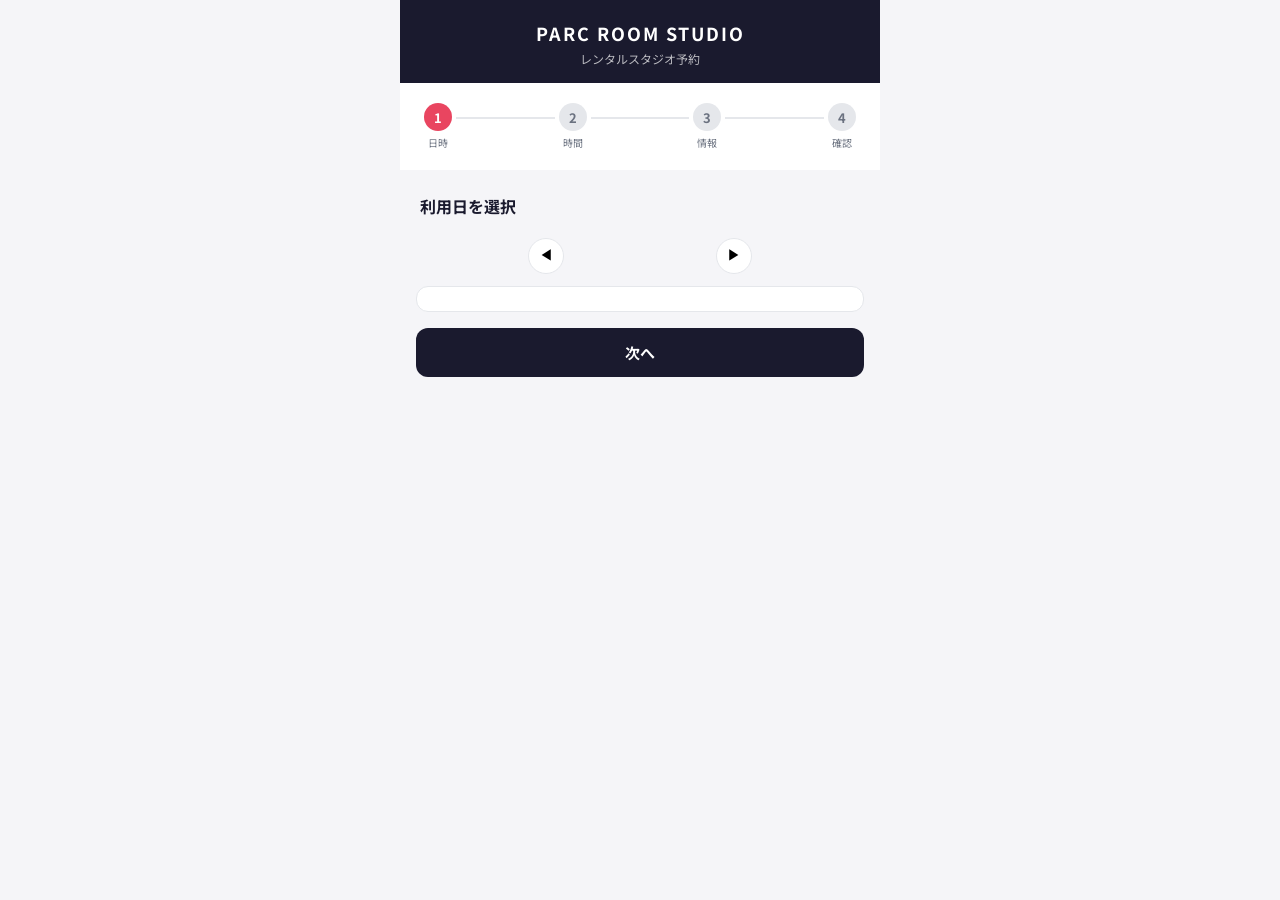
<file: index.html>
<!DOCTYPE html>
<html lang="ja">
<head>
  <meta charset="UTF-8">
  <meta name="viewport" content="width=device-width, initial-scale=1.0">
  <title>PARC ROOM STUDIO 予約</title>
  <link rel="preconnect" href="https://fonts.googleapis.com">
  <link href="https://fonts.googleapis.com/css2?family=Noto+Sans+JP:wght@400;500;700&display=swap" rel="stylesheet">
  <link rel="stylesheet" href="style.css">
</head>
<body>
  <div class="app">
    <!-- ヘッダー -->
    <header class="header">
      <h1>PARC ROOM STUDIO</h1>
      <p class="header-sub">レンタルスタジオ予約</p>
    </header>

    <!-- ステッププログレス -->
    <div class="progress">
      <div class="progress-step active" data-step="1">
        <span class="step-num">1</span><span class="step-label">日時</span>
      </div>
      <div class="progress-line"></div>
      <div class="progress-step" data-step="2">
        <span class="step-num">2</span><span class="step-label">時間</span>
      </div>
      <div class="progress-line"></div>
      <div class="progress-step" data-step="3">
        <span class="step-num">3</span><span class="step-label">情報</span>
      </div>
      <div class="progress-line"></div>
      <div class="progress-step" data-step="4">
        <span class="step-num">4</span><span class="step-label">確認</span>
      </div>
    </div>

    <!-- Step 1: 日付選択 -->
    <section class="step-panel active" id="step1">
      <h2>利用日を選択</h2>
      <div class="calendar-nav">
        <button class="cal-nav-btn" onclick="prevMonth()">◀</button>
        <span id="calendarTitle" class="cal-title"></span>
        <button class="cal-nav-btn" onclick="nextMonth()">▶</button>
      </div>
      <div id="calendarGrid" class="calendar-grid"></div>
      <div id="dayInfo" class="day-info" style="display:none"></div>
      <button class="btn btn-primary" onclick="goToStep2()">次へ</button>
    </section>

    <!-- Step 2: 時間帯・開始時間・利用時間 -->
    <section class="step-panel" id="step2">
      <h2>時間帯・利用時間を選択</h2>
      <div class="day-info" id="step2DateInfo" style="display:block;margin-bottom:16px;"></div>
      <div class="field-group">
        <label>開始時間</label>
        <div id="slotGrid" class="slot-grid">
          <p class="loading">読み込み中...</p>
        </div>
      </div>
      <div class="field-group">
        <label>利用時間</label>
        <div class="duration-selector">
          <button class="dur-btn" onclick="changeDuration(-1)">−</button>
          <span id="durationDisplay">1時間</span>
          <button class="dur-btn" onclick="changeDuration(1)">＋</button>
        </div>
        <p class="slot-range" id="timeRange"></p>
        <p class="duration-note">※ ＋／−ボタンで時間調整が可能です<br>（最低1時間〜／延長は30分単位で可能）</p>
      </div>
      <div class="price-display" id="priceDisplay"></div>
      <div class="btn-row">
        <button class="btn btn-secondary" onclick="goBack(1)">戻る</button>
        <button class="btn btn-primary" onclick="goToStep3()">次へ</button>
      </div>
    </section>

    <!-- Step 3: お客様情報 -->
    <section class="step-panel" id="step3">
      <h2>お客様情報</h2>
      <div class="field-group">
        <label for="nameInput">お名前 <span class="req">必須</span></label>
        <input type="text" id="nameInput" placeholder="山田 太郎">
      </div>
      <div class="field-group">
        <label for="phoneInput">電話番号 <span class="req">必須</span></label>
        <input type="tel" id="phoneInput" placeholder="090-1234-5678">
      </div>
      <div class="field-group">
        <label for="peopleInput">利用人数</label>
        <select id="peopleInput">
          <option value="1">1名</option>
          <option value="2">2名</option>
          <option value="3">3名</option>
          <option value="4">4名</option>
          <option value="5">5名以上</option>
        </select>
      </div>
      <div class="field-group">
        <label>お支払い方法</label>
        <div class="payment-options">
          <label class="radio-card">
            <input type="radio" name="payment" value="stripe" checked>
            <div class="radio-body">
              <strong>オンライン決済</strong>
              <!-- <span class="badge-coupon">クーポン利用可</span> -->
              <small>クレジットカード</small>
            </div>
          </label>
          <label class="radio-card">
            <input type="radio" name="payment" value="onsite">
            <div class="radio-body">
              <strong>現地払い</strong>
              <small>現金 / PayPay</small>
            </div>
          </label>
        </div>
      </div>
      <!-- クーポン機能は一時非表示
      <div class="field-group coupon-area" id="couponArea">
        <label for="couponInput">クーポンコード</label>
        <div class="coupon-row">
          <input type="text" id="couponInput" placeholder="コードを入力">
          <button class="btn btn-small" onclick="applyCoupon()">適用</button>
        </div>
        <p id="couponMessage" class="coupon-msg"></p>
      </div>
      -->
      <div class="btn-row">
        <button class="btn btn-secondary" onclick="goBack(2)">戻る</button>
        <button class="btn btn-primary" onclick="goToStep4()">確認へ</button>
      </div>
    </section>

    <!-- Step 4: 確認 -->
    <section class="step-panel" id="step4">
      <h2>予約内容の確認</h2>
      <div class="confirm-card" id="confirmDetails"></div>
      <div class="btn-row">
        <button class="btn btn-secondary" onclick="goBack(3)">戻る</button>
        <button class="btn btn-accent" id="submitBtn" onclick="submitReservation()">予約を確定する</button>
      </div>
    </section>

    <!-- 完了画面 -->
    <section class="step-panel" id="stepComplete">
      <div class="complete-icon">✓</div>
      <h2>予約が完了しました！</h2>
      <div class="confirm-card" id="completeDetails"></div>
      <p class="complete-note" id="accessNote"></p>
      <button class="btn btn-primary" onclick="closeLiff()">閉じる</button>
    </section>
  </div>

  <script src="https://static.line-scdn.net/liff/edge/2/sdk.js"></script>
  <script src="app.js"></script>
</body>
</html>
</file>
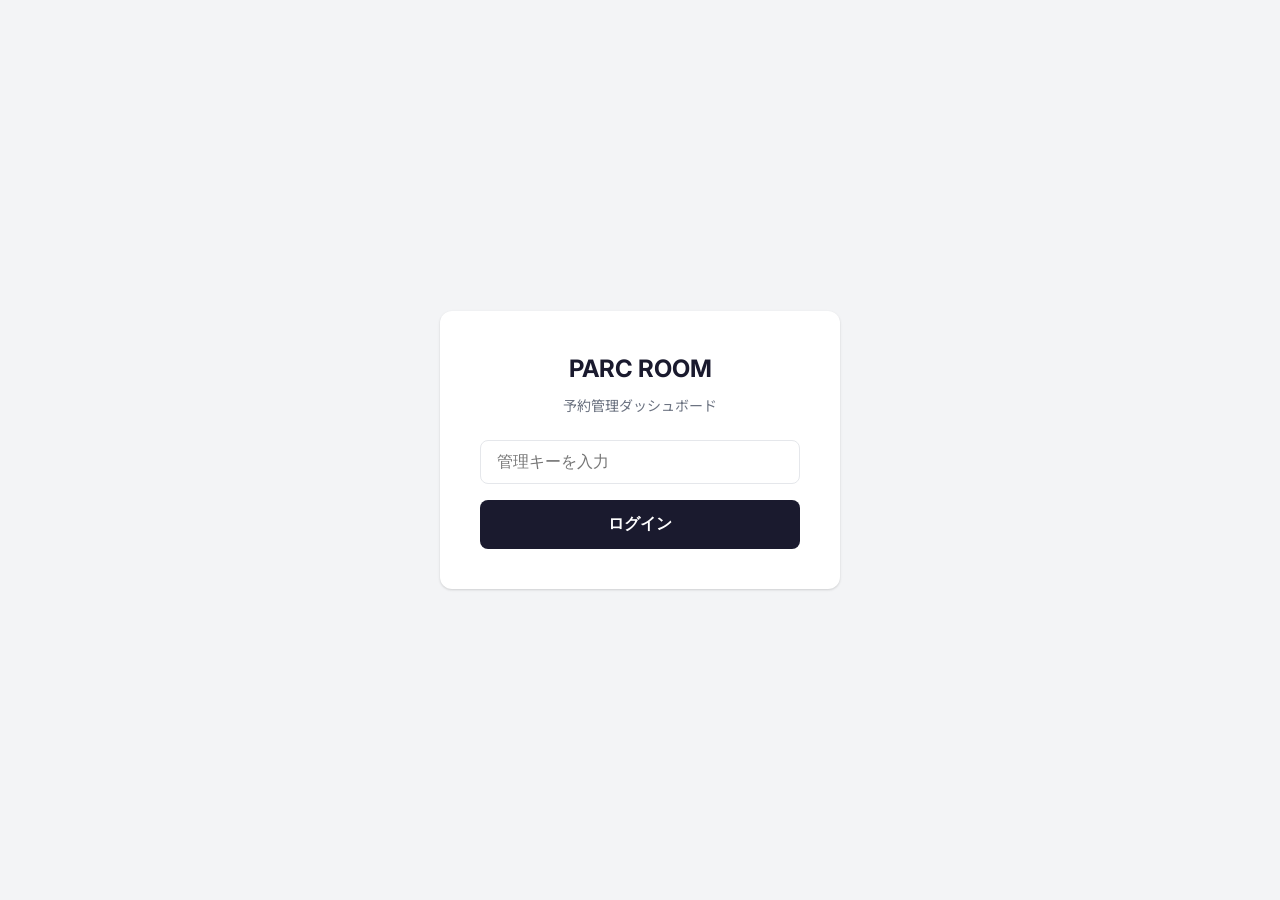
<file: admin.html>
<!DOCTYPE html>
<html lang="ja">
<head>
  <meta charset="UTF-8">
  <meta name="viewport" content="width=device-width, initial-scale=1.0">
  <title>予約管理ダッシュボード | PARC ROOM STUDIO</title>
  <link href="https://fonts.googleapis.com/css2?family=Noto+Sans+JP:wght@400;500;700&family=Inter:wght@400;500;600;700&display=swap" rel="stylesheet">
  <style>
    :root { 
      --primary: #1a1a2e; 
      --accent: #e94560; 
      --success: #10b981; 
      --warning: #f59e0b;
      --border: #e5e7eb; 
      --bg: #f3f4f6;
      --surface: #ffffff;
      --text: #111827;
      --text-sub: #6b7280;
      --radius: 8px;
      --shadow: 0 1px 3px 0 rgba(0, 0, 0, 0.1), 0 1px 2px 0 rgba(0, 0, 0, 0.06);
    }
    * { margin:0; padding:0; box-sizing:border-box; }
    body { font-family:'Inter', 'Noto Sans JP', sans-serif; background:var(--bg); color:var(--text); line-height: 1.5; }
    
    /* Login */
    .login-container { height: 100vh; display: flex; align-items: center; justify-content: center; padding: 20px; }
    .login-box { background: var(--surface); padding: 40px; border-radius: 12px; box-shadow: var(--shadow); width: 100%; max-width: 400px; text-align: center; }
    .login-box h1 { font-size: 24px; font-weight: 700; margin-bottom: 8px; color: var(--primary); }
    .login-box p { color: var(--text-sub); font-size: 14px; margin-bottom: 24px; }
    .login-box input { width: 100%; padding: 12px 16px; border: 1.5px solid var(--border); border-radius: 8px; font-size: 16px; margin-bottom: 16px; }
    .login-box button { width: 100%; padding: 14px; background: var(--primary); color: white; border: none; border-radius: 8px; font-size: 16px; font-weight: 600; cursor: pointer; }

    /* Dashboard */
    #dashboard { display: none; }
    .navbar { background: var(--primary); color: white; padding: 16px 24px; display: flex; justify-content: space-between; align-items: center; position: sticky; top: 0; z-index: 10; }
    .navbar h1 { font-size: 18px; font-weight: 700; }
    .nav-actions button { background: transparent; border: 1px solid rgba(255,255,255,0.3); color: white; padding: 6px 12px; border-radius: 6px; font-size: 13px; cursor: pointer; margin-left: 8px; }

    .main-content { max-width: 1200px; margin: 0 auto; padding: 24px; }
    
    /* Stats */
    .stats-grid { display: grid; grid-template-columns: repeat(auto-fit, minmax(200px, 1fr)); gap: 16px; margin-bottom: 24px; }
    .stat-card { background: var(--surface); padding: 20px; border-radius: var(--radius); box-shadow: var(--shadow); border: 1px solid var(--border); }
    .stat-title { font-size: 13px; color: var(--text-sub); font-weight: 500; margin-bottom: 8px; }
    .stat-value { font-size: 24px; font-weight: 700; color: var(--primary); font-family: 'Inter', sans-serif; }

    /* Controls */
    .controls-panel { background: var(--surface); padding: 20px; border-radius: var(--radius); border: 1px solid var(--border); box-shadow: var(--shadow); margin-bottom: 24px; display: flex; flex-direction: column; gap: 16px; }
    .controls-top { display: flex; justify-content: space-between; align-items: center; flex-wrap: wrap; gap: 16px; border-bottom: 1px solid var(--border); padding-bottom: 16px; }
    .controls-bottom { display: flex; align-items: flex-end; gap: 16px; flex-wrap: wrap; }
    
    .tabs { display: flex; gap: 4px; background: var(--bg); padding: 4px; border-radius: 6px; }
    .tab-btn { padding: 8px 20px; border: none; border-radius: 4px; background: transparent; font-size: 14px; font-weight: 600; color: var(--text-sub); cursor: pointer; transition: all 0.2s; }
    .tab-btn:hover { color: var(--primary); }
    .tab-btn.active { background: var(--surface); color: var(--primary); box-shadow: 0 1px 3px rgba(0,0,0,0.1); }
    
    /* Search Box / Filters */
    .filter-item { display: flex; flex-direction: column; gap: 6px; }
    .filter-label { font-size: 12px; font-weight: 600; color: var(--text-sub); }
    .date-picker { padding: 10px 12px; border: 1px solid var(--border); border-radius: 6px; font-size: 14px; outline: none; cursor: pointer; color: var(--text); background: white; height: 42px; width: 160px; font-family: 'Inter', sans-serif; }
    .date-picker:focus { border-color: var(--primary); box-shadow: 0 0 0 2px rgba(26,26,46,0.1); }
    
    .search-box { display: flex; align-items: center; border: 1px solid var(--border); border-radius: 6px; padding: 0 12px; min-width: 300px; background: white; height: 42px; transition: all 0.2s; }
    .search-box:focus-within { border-color: var(--primary); box-shadow: 0 0 0 2px rgba(26,26,46,0.1); }
    .search-box input { border: none; outline: none; width: 100%; font-size: 14px; margin-left: 8px; background: transparent; }
    
    .btn-clear { background: var(--bg); color: var(--text); border: 1px solid var(--border); height: 42px; padding: 0 16px; border-radius: 6px; font-size: 13px; cursor: pointer; font-weight: 600; transition: all 0.2s; display: flex; align-items: center; gap: 6px; }
    .btn-clear:hover { background: #e5e7eb; border-color: #d1d5db; }

    /* Data Table */
    .table-container { background: var(--surface); border-radius: var(--radius); border: 1px solid var(--border); box-shadow: var(--shadow); overflow-x: auto; }
    table { width: 100%; border-collapse: collapse; text-align: left; }
    th, td { padding: 12px 16px; border-bottom: 1px solid var(--border); font-size: 14px; white-space: nowrap; }
    th { background: #f8fafc; font-weight: 600; color: var(--text-sub); font-size: 13px; position: sticky; top: 0; }
    tbody tr:hover { background: #f9fafb; }
    
    .cell-id { font-family: 'Inter', monospace; font-size: 13px; color: var(--text-sub); }
    .cell-date { font-weight: 600; color: var(--primary); }
    .cell-name { font-weight: 500; }
    .cell-price { font-family: 'Inter', sans-serif; font-weight: 600; text-align: right; }
    
    .badge { padding: 4px 8px; border-radius: 12px; font-size: 11px; font-weight: 600; }
    .badge-upcoming { background: #e0e7ff; color: #4338ca; }
    .badge-past { background: #f3f4f6; color: #4b5563; }
    .badge-cancelled { background: #fee2e2; color: #b91c1c; }
    .pay-stripe { color: var(--success); border: 1px solid currentColor; }
    .pay-onsite { color: var(--warning); border: 1px solid currentColor; }

    /* Action Dropdown / Button */
    .btn-action { padding: 6px 12px; background: white; border: 1px solid var(--border); border-radius: 4px; font-size: 12px; font-weight: 500; cursor: pointer; color: var(--text); }
    .btn-action:hover { border-color: var(--text-sub); }
    .btn-danger { color: var(--accent); border-color: #fecaca; background: #fef2f2; }
    .btn-danger:hover { background: #fee2e2; border-color: #fca5a5; }

    /* Pagination */
    .pagination { display: flex; justify-content: space-between; align-items: center; padding: 16px; background: var(--surface); border-top: 1px solid var(--border); }
    .page-info { font-size: 13px; color: var(--text-sub); }
    .page-controls { display: flex; gap: 8px; }
    .btn-page { padding: 6px 12px; border: 1px solid var(--border); background: white; border-radius: 4px; font-size: 13px; cursor: pointer; }
    .btn-page:disabled { opacity: 0.5; cursor: not-allowed; }
    .btn-page:hover:not(:disabled) { background: var(--bg); }

    .empty-state { text-align: center; padding: 60px 20px; color: var(--text-sub); }

    /* Loader & Modal */
    .loader-overlay { position: fixed; inset: 0; background: rgba(255,255,255,0.8); display: flex; flex-direction: column; align-items: center; justify-content: center; z-index: 50; display: none; }
    .spinner { width: 40px; height: 40px; border: 4px solid var(--border); border-top-color: var(--primary); border-radius: 50%; animation: spin 1s linear infinite; margin-bottom: 16px; }
    @keyframes spin { to { transform: rotate(360deg); } }

    .modal-overlay { position: fixed; inset: 0; background: rgba(0,0,0,0.5); display: flex; align-items: center; justify-content: center; z-index: 100; opacity: 0; pointer-events: none; transition: opacity 0.2s; }
    .modal-overlay.active { opacity: 1; pointer-events: auto; }
    .modal-box { background: white; padding: 24px; border-radius: 12px; width: 90%; max-width: 400px; box-shadow: 0 10px 25px rgba(0,0,0,0.2); transform: translateY(20px); transition: transform 0.2s; }
    .modal-overlay.active .modal-box { transform: translateY(0); }
    .modal-title { font-size: 18px; font-weight: 700; color: #111827; margin-bottom: 12px; }
    .modal-desc { font-size: 14px; color: #4b5563; margin-bottom: 24px; line-height: 1.5; }
    .modal-actions { display: flex; gap: 12px; justify-content: flex-end; }
    .modal-actions { display: flex; gap: 12px; justify-content: flex-end; }
    .btn-modal { padding: 10px 16px; border-radius: 6px; font-size: 14px; font-weight: 600; cursor: pointer; border: none; }
    .btn-modal-cancel { background: #f3f4f6; color: #4b5563; }
    .btn-modal-danger { background: #ef4444; color: white; }

    /* Tabs */
    .tabs { display: flex; gap: 24px; border-bottom: 1px solid var(--border); margin-bottom: 24px; }
    .tab-item { padding: 12px 0; font-size: 15px; font-weight: 600; color: var(--text-sub); cursor: pointer; border-bottom: 2px solid transparent; transition: all 0.2s; }
    .tab-item:hover { color: var(--text-main); }
    .tab-item.active { color: var(--primary); border-bottom-color: var(--primary); }
    .tab-content { display: none; }
    .tab-content.active { display: block; }

    /* Coupon Management */
    .coupon-controls { display: flex; justify-content: space-between; align-items: center; margin-bottom: 16px; }
    .coupon-input { width: 100%; box-sizing: border-box; padding: 6px; border: 1px solid var(--border); border-radius: 4px; font-size: 13px; }
    .btn-save { background: var(--success); }
    .btn-add { background: var(--primary); }

    /* Main Tabs */
    .main-tabs { display: flex; background: white; border-bottom: 1px solid var(--border); padding: 0 24px; margin-bottom: 24px; }
    .main-tab { padding: 16px 24px; font-size: 15px; font-weight: 600; color: var(--text-sub); cursor: pointer; border-bottom: 2px solid transparent; transition: all 0.2s; }
    .main-tab:hover { color: var(--text-main); }
    .main-tab.active { color: var(--primary); border-bottom-color: var(--primary); }
    
    .tab-section { display: none; }
    .tab-section.active { display: block; }
  </style>
</head>
<body>

  <!-- Login -->
  <div class="login-container" id="loginView">
    <div class="login-box">
      <h1>PARC ROOM</h1>
      <p>予約管理ダッシュボード</p>
      <input type="password" id="adminKey" placeholder="管理キーを入力" onkeypress="if(event.key === 'Enter') login()">
      <button onclick="login()">ログイン</button>
      <p id="loginError" style="color:var(--accent); font-size:13px; margin-top:16px; display:none;"></p>
    </div>
  </div>

  <!-- Dashboard -->
  <div id="dashboard">
    <nav class="navbar">
      <h1>🏢 PARC ROOM 管理画面</h1>
      <div class="nav-actions">
        <button onclick="loadData()">更新</button>
        <button onclick="logout()">ログアウト</button>
      </div>
    </nav>

    <div class="main-tabs">
      <div class="main-tab active" id="tab-reservations" onclick="switchMainTab('reservations')">📅 予約管理</div>
      <div class="main-tab" id="tab-coupons" onclick="switchMainTab('coupons')">🎟️ クーポン管理</div>
    </div>

    <main class="main-content tab-section active" id="section-reservations">
      <div class="stats-grid">
        <div class="stat-card">
          <div class="stat-title">今後の予約</div>
          <div class="stat-value" id="statUpcoming">0</div>
        </div>
        <div class="stat-card">
          <div class="stat-title">今月の売上見込</div>
          <div class="stat-value" id="statRevenue">¥0</div>
        </div>
        <div class="stat-card">
          <div class="stat-title">今月の稼働枠数</div>
          <div class="stat-value" id="statSlots">0</div>
        </div>
      </div>

      <div class="controls-panel">
        <div class="controls-top">
          <div class="tabs">
            <button class="tab-btn active" onclick="setFilter('upcoming', this)">今後の予約</button>
            <button class="tab-btn" onclick="setFilter('past', this)">過去の予約</button>
            <button class="tab-btn" onclick="setFilter('cancelled', this)">キャンセル</button>
            <button class="tab-btn" onclick="setFilter('all', this)">すべて</button>
          </div>
        </div>
        
        <div class="controls-bottom">
          <div class="filter-item">
            <label class="filter-label">利用日で絞り込み</label>
            <input type="date" id="dateFilter" class="date-picker" onchange="handleSearch()" title="利用日を選択">
          </div>
          
          <div class="filter-item">
            <label class="filter-label">キーワード検索</label>
            <div class="search-box">
              <span style="color:var(--text-sub)">🔍</span>
              <input type="text" id="searchInput" placeholder="名前、電話番号、予約番号..." onkeyup="handleSearch()">
            </div>
          </div>
          
          <button class="btn-clear" onclick="clearFilters()">
            <svg width="14" height="14" viewBox="0 0 24 24" fill="none" stroke="currentColor" stroke-width="2" stroke-linecap="round" stroke-linejoin="round"><path d="M3 6h18"></path><path d="M19 6v14c0 1-1 2-2 2H7c-1 0-2-1-2-2V6"></path><path d="M8 6V4c0-1 1-2 2-2h4c1 0 2 1 2 2v2"></path></svg>
            条件をクリア
          </button>
        </div>
      </div>

      <div class="table-container">
        <table>
          <thead>
            <tr>
              <th>予約番号</th>
              <th>利用日</th>
              <th>時間帯</th>
              <th>代表者</th>
              <th>連絡先</th>
              <th>料金 / 支払方法</th>
              <th>ステータス</th>
              <th>操作</th>
            </tr>
          </thead>
          <tbody id="tableBody"></tbody>
        </table>
        <div class="pagination">
          <div class="page-info" id="pageInfo">全 0 件中 0〜0 件を表示</div>
          <div class="page-controls">
            <button class="btn-page" id="btnPrev" onclick="changePage(-1)">前へ</button>
            <button class="btn-page" id="btnNext" onclick="changePage(1)">次へ</button>
          </div>
        </div>
      </div>
    </main>

    <main class="main-content tab-section" id="section-coupons">
      <div class="controls-panel">
        <div class="coupon-controls">
          <p style="font-size: 14px; color: var(--text-sub);">
            LINE等で配布するクーポンを設定します。<br>
            ※ 「有効期限(YYYY-MM-DD)」を過ぎたクーポンは自動的に無効扱いとなります。期限がない場合は 2099-12-31 など未来日を設定してください。
          </p>
          <div style="display:flex; gap:12px;">
            <button class="btn-action btn-add" onclick="addCouponRow()">＋ 追加</button>
            <button class="btn-action btn-save" onclick="saveCoupons()">保存</button>
          </div>
        </div>
      </div>
      <div class="table-container">
        <table>
          <thead>
            <tr>
              <th>クーポンコード<br><small>(例: WELCOME10)</small></th>
              <th>割引タイプ</th>
              <th>割引値<br><small>(円 / %)</small></th>
              <th>有効期限<br><small>(YYYY-MM-DD)</small></th>
              <th>状態</th>
              <th>操作</th>
            </tr>
          </thead>
          <tbody id="couponTableBody">
            <!-- Coupon rows will be rendered here -->
          </tbody>
        </table>
      </div>
    </main>
  </div>

  <div class="loader-overlay" id="loader">
    <div class="spinner"></div>
    <div style="font-weight:600; color:var(--text-sub)">データを取得中...</div>
  </div>

  <!-- Custom Confirm Modal -->
  <div class="modal-overlay" id="confirmModal">
    <div class="modal-box">
      <div class="modal-title">キャンセル処理の確認</div>
      <div class="modal-desc" id="modalMessage" style="margin-bottom:12px;">本当にキャンセルしますか？</div>
      
      <div style="margin-bottom: 24px; background:#f9fafb; padding:12px; border-radius:8px; border:1px solid var(--border);">
        <label style="display:block; font-size:13px; font-weight:600; margin-bottom:8px; color:var(--primary);">お客様からのキャンセル受付日時</label>
        <input type="datetime-local" id="cancelRequestTime" style="width: 100%; padding: 8px 12px; border: 1px solid var(--border); border-radius: 6px; font-family: 'Inter', sans-serif;">
        <p style="font-size:11.5px; color:var(--text-sub); margin-top:8px; line-height:1.4;">
          ※お客様からキャンセルの連絡を受けた日時を入力してください。<br>
          ※この日時を基準に、キャンセルポリシー（返金額）が自動計算されます。
        </p>
      </div>

      <div class="modal-actions">
        <button class="btn-modal btn-modal-cancel" onclick="closeModal()">戻る</button>
        <button class="btn-modal btn-modal-danger" id="btnModalConfirm">キャンセル実行</button>
      </div>
    </div>
  </div>

  <script>
    const GAS_WEBAPP_URL = 'https://script.google.com/macros/s/AKfycbyisogXEUoK85r3CZGio8g88aCnLM_w9nLRzz54Ro_2WSV9YzcsS1i-VJOzNrOOM2ch/exec';
    
    let allReservations = [];
    let filteredData = [];
    let currentFilter = 'upcoming';
    let currentKey = '';
    
    // Pagination settings
    const ITEMS_PER_PAGE = 20;
    let currentPage = 1;

    function escapeHtml(str) {
      return String(str).replace(/&/g,'&amp;').replace(/</g,'&lt;').replace(/>/g,'&gt;').replace(/"/g,'&quot;');
    }

    function callApi(params, callback) {
      const cbName = 'cb_' + Date.now() + '_' + Math.floor(Math.random()*10000);
      let scriptEl;
      window[cbName] = function(data) {
        delete window[cbName];
        if (scriptEl && scriptEl.parentNode) scriptEl.parentNode.removeChild(scriptEl);
        callback(null, data);
      };
      let url = GAS_WEBAPP_URL + '?callback=' + cbName;
      for (let k in params) url += '&' + encodeURIComponent(k) + '=' + encodeURIComponent(params[k]);
      scriptEl = document.createElement('script');
      scriptEl.src = url;
      scriptEl.onerror = function() { delete window[cbName]; callback(new Error('通信エラー')); };
      document.body.appendChild(scriptEl);
    }

    function showLoader(show) {
      document.getElementById('loader').style.display = show ? 'flex' : 'none';
    }

    function login() {
      const key = document.getElementById('adminKey').value.trim();
      if (!key) return;
      showLoader(true);
      callApi({ action: 'admin_list', key: key }, function(err, data) {
        if (err || data.error) {
          showLoader(false);
          document.getElementById('loginError').innerText = data ? data.error : '通信エラーが発生しました';
          document.getElementById('loginError').style.display = 'block';
          return;
        }
        currentKey = key;
        document.getElementById('loginView').style.display = 'none';
        document.getElementById('dashboard').style.display = 'block';
        sessionStorage.setItem('parcAdminKey', key);
        processData(data.reservations);
        showLoader(false);
      });
    }

    function logout() {
      sessionStorage.removeItem('parcAdminKey');
      location.reload();
    }

    window.onload = function() {
      const savedKey = sessionStorage.getItem('parcAdminKey');
      if (savedKey) {
        document.getElementById('adminKey').value = savedKey;
        login();
      }
    };

    function loadData() {
      if (!currentKey) return;
      showLoader(true);
      callApi({ action: 'admin_list', key: currentKey }, function(err, data) {
        showLoader(false);
        if (!err && !data.error) processData(data.reservations);
      });
    }

    function processData(reservations) {
      const now = new Date();
      now.setHours(0,0,0,0);
      
      allReservations = reservations.map(r => {
        // --- 日付の整形 (ISO文字列対策) ---
        let displayDate = String(r.date);
        if (displayDate.includes('T')) {
          const d = new Date(displayDate);
          displayDate = d.getFullYear() + '-' + String(d.getMonth() + 1).padStart(2, '0') + '-' + String(d.getDate()).padStart(2, '0');
        }
        r.date = displayDate;

        // --- 時間の整形 (スプレッドシート時刻データ 1899-12-30... 対策) ---
        let displayTime = String(r.startTime);
        if (displayTime.includes('T')) {
          const tDate = new Date(displayTime);
          displayTime = String(tDate.getHours()).padStart(2, '0') + ':' + String(tDate.getMinutes()).padStart(2, '0');
        }
        r.startTime = displayTime;

        // --- 電話番号の整形 (先頭0落ち対策) ---
        let phoneStr = String(r.phone).trim();
        if (phoneStr && !phoneStr.startsWith('0')) {
          phoneStr = '0' + phoneStr;
        }
        r.phone = phoneStr;

        const dateParts = r.date.split('-');
        const itemDate = new Date(parseInt(dateParts[0]), parseInt(dateParts[1])-1, parseInt(dateParts[2]));
        let timeStatus = 'upcoming';
        if (itemDate < now) timeStatus = 'past';
        if (r.status === 'キャンセル') timeStatus = 'cancelled';
        
        // ソート用にタイムスタンプを追加
        const sortValue = itemDate.getTime() + (parseInt(r.startTime.split(':')[0]) * 3600000);
        
        return { ...r, itemDate, timeStatus, sortValue };
      });
      
      // デフォルトは利用日時の近い順（新しい順）
      allReservations.sort((a, b) => a.sortValue - b.sortValue);

      calcStats();
      currentPage = 1;
      applyFilters();
    }

    function calcStats() {
      const now = new Date();
      let upcomingCount = 0; let monthRevenue = 0; let monthSlots = 0;
      allReservations.forEach(r => {
        if (r.timeStatus === 'cancelled') return;
        if (r.timeStatus === 'upcoming') upcomingCount++;
        if (r.itemDate.getMonth() === now.getMonth() && r.itemDate.getFullYear() === now.getFullYear()) {
          monthRevenue += parseInt(r.price) || 0;
          monthSlots += (parseFloat(r.duration) || 0) * 2;
        }
      });
      document.getElementById('statUpcoming').innerText = upcomingCount;
      document.getElementById('statRevenue').innerText = '¥' + monthRevenue.toLocaleString();
      document.getElementById('statSlots').innerText = monthSlots;
    }

    function setFilter(filter, btn) {
      currentFilter = filter;
      document.querySelectorAll('.tab-btn').forEach(b => b.classList.remove('active'));
      btn.classList.add('active');
      currentPage = 1;
      applyFilters();
    }

    function handleSearch() {
      currentPage = 1;
      applyFilters();
    }
    
    function clearFilters() {
      document.getElementById('searchInput').value = '';
      document.getElementById('dateFilter').value = '';
      handleSearch();
    }

    function applyFilters() {
      const query = document.getElementById('searchInput').value.toLowerCase();
      const dateQuery = document.getElementById('dateFilter').value; // YYYY-MM-DD format
      
      filteredData = allReservations.filter(r => {
        // Status Filter
        if (currentFilter !== 'all' && r.timeStatus !== currentFilter) return false;
        
        // Date Picker Filter
        if (dateQuery && r.date !== dateQuery) return false;
        
        // Text Search Filter
        if (query) {
          const searchStr = `${r.name} ${r.phone} ${r.reservationId} ${r.date}`.toLowerCase();
          if (!searchStr.includes(query)) return false;
        }
        return true;
      });
      renderTable();
    }

    function changePage(delta) {
      currentPage += delta;
      renderTable();
    }

    function renderTable() {
      const tbody = document.getElementById('tableBody');
      if (filteredData.length === 0) {
        tbody.innerHTML = `<tr><td colspan="8" class="empty-state">該当する予約が見つかりません。</td></tr>`;
        updatePagination(0, 0);
        return;
      }

      const startIndex = (currentPage - 1) * ITEMS_PER_PAGE;
      const endIndex = Math.min(startIndex + ITEMS_PER_PAGE, filteredData.length);
      const pageData = filteredData.slice(startIndex, endIndex);

      tbody.innerHTML = pageData.map(r => {
        const isCancelled = r.timeStatus === 'cancelled';
        const isStripe = r.payment === 'オンライン決済';
        
        let statusBadge = isCancelled ? '<span class="badge badge-cancelled">キャンセル</span>' 
                        : (r.timeStatus === 'past' ? '<span class="badge badge-past">利用終了</span>' : '<span class="badge badge-upcoming">予約中</span>');
        
        let paymentBadge = isStripe ? '<span class="badge pay-stripe">事前決済</span>' : '<span class="badge pay-onsite">現地払い</span>';

        let actionBtn = '-';
        if (!isCancelled && r.timeStatus === 'upcoming') {
          actionBtn = `<button class="btn-action btn-danger" onclick="cancelBooking('${r.reservationId}')">キャンセル処理</button>`;
        }

        return `
          <tr>
            <td class="cell-id">${escapeHtml(r.reservationId)}</td>
            <td class="cell-date">${escapeHtml(r.date)}</td>
            <td>${escapeHtml(r.startTime)} 〜 (${escapeHtml(r.duration)}h)</td>
            <td class="cell-name">${escapeHtml(r.name)} <span style="color:#6b7280; font-size:12px;">(${escapeHtml(r.people)}名)</span></td>
            <td>${escapeHtml(r.phone)}</td>
            <td class="cell-price">¥${Number(r.price).toLocaleString()} <br><div style="margin-top:4px">${paymentBadge}</div></td>
            <td>${statusBadge}</td>
            <td>${actionBtn}</td>
          </tr>
        `;
      }).join('');

      updatePagination(startIndex + 1, endIndex);
    }

    function updatePagination(start, end) {
      const total = filteredData.length;
      document.getElementById('pageInfo').innerText = `全 ${total} 件中 ${start}〜${end} 件を表示`;
      document.getElementById('btnPrev').disabled = currentPage === 1;
      document.getElementById('btnNext').disabled = end >= total;
    }

    function cancelBooking(reservationId) {
      // LINE等のアプリ内ブラウザで confirm がブロックされる現象を回避するため、独自モーダルを使用
      document.getElementById('modalMessage').innerText = `予約番号: ${reservationId}\n本当にキャンセル処理を実行しますか？`;
      
      // 現在時刻を datetime-local の初期値にセット (ローカルタイム)
      const now = new Date();
      now.setMinutes(now.getMinutes() - now.getTimezoneOffset());
      document.getElementById('cancelRequestTime').value = now.toISOString().slice(0, 16);

      document.getElementById('confirmModal').classList.add('active');
      
      const confirmBtn = document.getElementById('btnModalConfirm');
      confirmBtn.onclick = function() {
        closeModal();
        const requestTimeStr = document.getElementById('cancelRequestTime').value;
        executeCancelAPI(reservationId, requestTimeStr);
      };
    }

    function closeModal() {
      document.getElementById('confirmModal').classList.remove('active');
    }

    function executeCancelAPI(reservationId, requestTimeStr) {
      showLoader(true);
      
      // ブラウザのローカルタイムをISO文字列(UTC)に変換して送信
      const requestTimeISO = new Date(requestTimeStr).toISOString();

      callApi({
        action: 'admin_cancel',
        key: currentKey,
        reservation_id: reservationId,
        request_time: requestTimeISO
      }, function(err, data) {
        if (err || data.error) {
          showLoader(false);
          alert(data ? data.error : 'キャンセル処理中にエラーが発生しました');
          return;
        }
        let msg = `キャンセル完了: ${reservationId}`;
        if (data.refund) {
          msg += `\n【返金】${data.refund.message}`;
          if (data.refund.amount > 0) msg += ` (¥${data.refund.amount.toLocaleString()})`;
        }
        alert(msg);
        loadData();
      });
    }

    // --- Coupon Management ---
    function loadCoupons() {
      showLoader(true);
      callApi({
        action: 'admin_get_coupons',
        key: currentKey
      }, function(err, data) {
        showLoader(false);
        if (err || data.error) {
          alert('クーポン取得エラー: ' + (data ? data.error : err.message));
          return;
        }
        allCoupons = data.coupons || [];
        renderCoupons();
      });
    }

    function renderCoupons() {
      const tbody = document.getElementById('couponTableBody');
      tbody.innerHTML = '';
      
      if (allCoupons.length === 0) {
        tbody.innerHTML = '<tr><td colspan="6" class="empty-state">クーポンが設定されていません</td></tr>';
        return;
      }
      
      let html = '';
      allCoupons.forEach((c, index) => {
        html += `
          <tr data-index="${index}">
            <td><input type="text" class="coupon-input" value="${c.code || ''}" placeholder="WELCOME10"></td>
            <td>
              <select class="coupon-input">
                <option value="percent" ${c.type === 'percent' ? 'selected' : ''}>% OFF (パーセント)</option>
                <option value="fixed" ${c.type === 'fixed' ? 'selected' : ''}>円 引き (固定額)</option>
              </select>
            </td>
            <td><input type="number" class="coupon-input" value="${c.value || ''}" placeholder="10"></td>
            <td><input type="date" class="coupon-input" value="${c.expires || ''}"></td>
            <td>
              <select class="coupon-input">
                <option value="有効" ${c.status === '有効' ? 'selected' : ''}>有効</option>
                <option value="無効" ${c.status === '無効' ? 'selected' : ''}>無効</option>
              </select>
            </td>
            <td><button class="btn-action btn-danger" onclick="deleteCouponRow(${index})">削除</button></td>
          </tr>
        `;
      });
      tbody.innerHTML = html;
    }

    function addCouponRow() {
      allCoupons.push({ code: '', type: 'percent', value: '', expires: '', status: '有効' });
      renderCoupons();
    }

    function deleteCouponRow(index) {
      if (!confirm('このクーポンを削除してよろしいですか？（保存ボタンを押すまで反映されません）')) return;
      allCoupons.splice(index, 1);
      renderCoupons();
    }

    function collectCouponsData() {
      const rows = document.querySelectorAll('#couponTableBody tr[data-index]');
      const newCoupons = [];
      let hasError = false;

      rows.forEach(row => {
        const inputs = row.querySelectorAll('.coupon-input');
        const code = inputs[0].value.trim().toUpperCase();
        const type = inputs[1].value;
        const value = parseInt(inputs[2].value);
        const expires = inputs[3].value;
        const status = inputs[4].value;

        if (code && !isNaN(value)) {
          if (!expires) {
            alert(`クーポン「${code}」の有効期限が設定されていません。`);
            hasError = true;
          }
          newCoupons.push({ code, type, value, expires, status });
        }
      });
      
      return hasError ? null : newCoupons;
    }

    // --- Main Tab Logic ---
    function switchMainTab(tabId) {
      document.querySelectorAll('.main-tab').forEach(el => el.classList.remove('active'));
      document.querySelectorAll('.tab-section').forEach(el => el.classList.remove('active'));
      document.getElementById('tab-' + tabId).classList.add('active');
      document.getElementById('section-' + tabId).classList.add('active');
      
      if (tabId === 'coupons' && allCoupons.length === 0) {
        loadCoupons();
      }
    }

    function saveCoupons() {
      const data = collectCouponsData();
      if (!data) return;
      
      if (!confirm('クーポン情報を保存しますか？')) return;
      
      showLoader(true);
      callApi({
        action: 'admin_save_coupons',
        key: currentKey,
        coupons_json: JSON.stringify(data)
      }, function(err, res) {
        showLoader(false);
        if (err || res.error) {
          alert('保存エラー: ' + (res ? res.error : err.message));
          return;
        }
        alert('クーポンの保存が完了しました。');
        allCoupons = data;
        renderCoupons();
      });
    }
  </script>
</body>
</html>
</file>
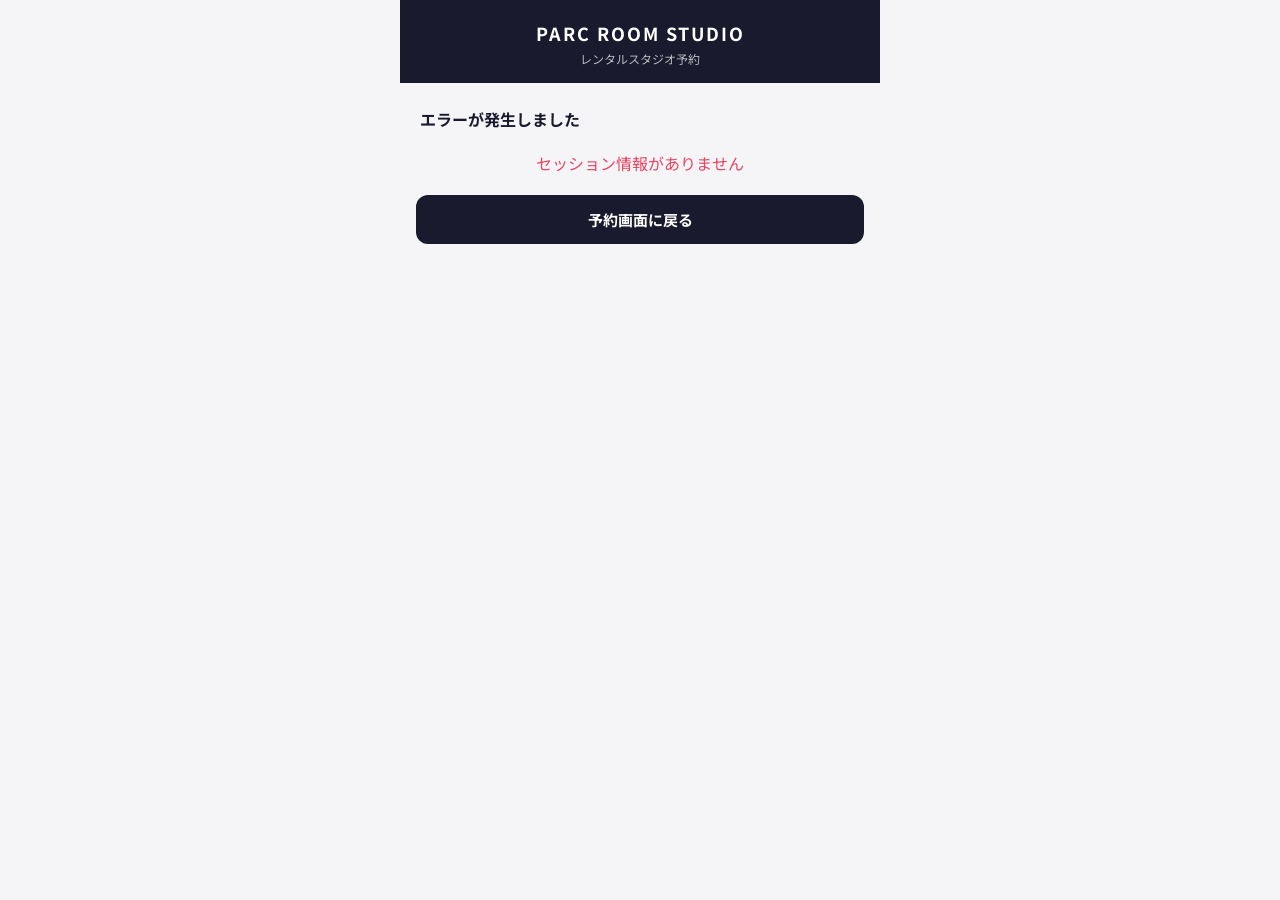
<file: success.html>
<!DOCTYPE html>
<html lang="ja">
<head>
  <meta charset="UTF-8">
  <meta name="viewport" content="width=device-width, initial-scale=1.0">
  <title>決済完了 - PARC ROOM STUDIO</title>
  <link href="https://fonts.googleapis.com/css2?family=Noto+Sans+JP:wght@400;500;700&display=swap" rel="stylesheet">
  <link rel="stylesheet" href="style.css">
</head>
<body>
  <div class="app">
    <header class="header">
      <h1>PARC ROOM STUDIO</h1>
      <p class="header-sub">レンタルスタジオ予約</p>
    </header>

    <section class="step-panel active" id="verifying">
      <p class="loading">決済を確認中...</p>
    </section>

    <section class="step-panel" id="successPanel">
      <div class="complete-icon">✓</div>
      <h2>予約が完了しました！</h2>
      <div class="confirm-card" id="details"></div>
      <p class="complete-note" id="accessNote" style="display:none"></p>
      <button class="btn btn-primary" onclick="closePage()">閉じる</button>
    </section>

    <section class="step-panel" id="errorPanel">
      <h2>エラーが発生しました</h2>
      <p id="errorMsg" style="color:#e94560;text-align:center;margin:20px 0;"></p>
      <button class="btn btn-primary" onclick="location.href='index.html'">予約画面に戻る</button>
    </section>
  </div>

  <script src="https://static.line-scdn.net/liff/edge/2/sdk.js"></script>
  <script>
    const GAS_WEBAPP_URL = 'https://script.google.com/macros/s/AKfycbyisogXEUoK85r3CZGio8g88aCnLM_w9nLRzz54Ro_2WSV9YzcsS1i-VJOzNrOOM2ch/exec';
    const LIFF_ID = '2009890948-YwXjSlGC';

    document.addEventListener('DOMContentLoaded', function() {
      var params = new URLSearchParams(window.location.search);
      var sessionId = params.get('session_id');
      var reservationId = params.get('reservation_id');

      if (!sessionId) {
        showError('セッション情報がありません');
        return;
      }

      // 同じsession_idで既に処理済みの場合、キャッシュから表示（二重API呼び出し防止）
      var cacheKey = 'parc_verified_' + sessionId;
      var cached = null;
      try { cached = JSON.parse(localStorage.getItem(cacheKey)); } catch(e) {}
      if (cached && cached.success) {
        if (LIFF_ID) { liff.init({ liffId: LIFF_ID }).catch(function() {}); }
        showSuccess(cached);
        return;
      }

      if (LIFF_ID) {
        liff.init({ liffId: LIFF_ID }).catch(function() {});
      }

      // GAS APIで決済確認・予約確定
      callGasApi({ action: 'verify_payment', session_id: sessionId }, function(err, data) {
        if (err || !data.success) {
          showError(data ? data.message : '決済の確認に失敗しました');
          return;
        }
        // 処理済みをローカルに保存（ページ再読み込み時の二重呼び出し防止）
        try { localStorage.setItem(cacheKey, JSON.stringify(data)); } catch(e) {}
        showSuccess(data);
      });
    });

    function showSuccess(data) {
      document.getElementById('verifying').classList.remove('active');
      document.getElementById('successPanel').classList.add('active');

      var html = '<div class="confirm-row"><span class="label">予約番号</span><span class="value">'
        + data.reservationId + '</span></div>'
        + '<div class="confirm-row"><span class="label">利用日</span><span class="value">'
        + data.date + '</span></div>'
        + '<div class="confirm-row"><span class="label">時間</span><span class="value">'
        + data.startTime + ' 〜 ' + data.endTime + '</span></div>'
        + '<div class="confirm-row"><span class="label">人数</span><span class="value">'
        + data.people + '名</span></div>'
        + '<div class="confirm-total"><span>お支払い済</span><span>¥'
        + data.totalPrice.toLocaleString() + '</span></div>';
      document.getElementById('details').innerHTML = html;

      if (data.needsAccessCode) {
        var note = document.getElementById('accessNote');
        note.innerHTML = '🔑 21:00〜7:00はオートロックです。暗証番号は別途LINEでご案内します。';
        note.style.display = 'block';
      }

      // LIFF確認メッセージ送信（詳細はGAS Push APIで送信される）
      if (typeof liff !== 'undefined' && liff.isInClient()) {
        liff.sendMessages([{
          type: 'text',
          text: '✅ 決済完了＆予約確定（予約番号: ' + data.reservationId + '）'
        }]).catch(function() {});
      }
    }

    function showError(msg) {
      document.getElementById('verifying').classList.remove('active');
      document.getElementById('errorPanel').classList.add('active');
      document.getElementById('errorMsg').textContent = msg;
    }

    function closePage() {
      if (typeof liff !== 'undefined' && liff.isInClient()) {
        liff.closeWindow();
      } else {
        window.close();
      }
    }

    function callGasApi(params, callback) {
      var cbName = 'gasCb_' + Date.now();
      var scriptEl;
      window[cbName] = function(data) {
        delete window[cbName];
        if (scriptEl && scriptEl.parentNode) scriptEl.parentNode.removeChild(scriptEl);
        callback(null, data);
      };
      var url = GAS_WEBAPP_URL + '?callback=' + cbName;
      for (var k in params) url += '&' + encodeURIComponent(k) + '=' + encodeURIComponent(params[k]);
      scriptEl = document.createElement('script');
      scriptEl.src = url;
      scriptEl.onerror = function() { delete window[cbName]; callback(new Error('通信エラー')); };
      document.body.appendChild(scriptEl);
    }
  </script>
</body>
</html>
</file>
<file: style.css>
/* PARC ROOM STUDIO 予約フォーム */
:root {
  --primary: #1a1a2e;
  --accent: #e94560;
  --accent-hover: #d63851;
  --surface: #ffffff;
  --surface-alt: #f5f5f8;
  --text: #1a1a2e;
  --text-sub: #6b7280;
  --border: #e5e7eb;
  --success: #10b981;
  --radius: 12px;
  --shadow: 0 2px 12px rgba(0,0,0,0.08);
}

* { margin: 0; padding: 0; box-sizing: border-box; }

body {
  font-family: 'Noto Sans JP', sans-serif;
  background: var(--surface-alt);
  color: var(--text);
  min-height: 100vh;
  -webkit-text-size-adjust: 100%;
}

.app { max-width: 480px; margin: 0 auto; padding-bottom: 40px; }

/* ヘッダー */
.header {
  background: var(--primary);
  color: white;
  text-align: center;
  padding: 20px 16px 16px;
}
.header h1 { font-size: 18px; font-weight: 700; letter-spacing: 2px; }
.header-sub { font-size: 12px; opacity: 0.7; margin-top: 4px; }

/* プログレス */
.progress {
  display: flex;
  align-items: center;
  justify-content: center;
  padding: 20px 24px;
  background: var(--surface);
  gap: 0;
}
.progress-step {
  display: flex;
  flex-direction: column;
  align-items: center;
  gap: 4px;
}
.step-num {
  width: 28px; height: 28px;
  border-radius: 50%;
  background: var(--border);
  color: var(--text-sub);
  display: flex;
  align-items: center;
  justify-content: center;
  font-size: 13px;
  font-weight: 700;
  transition: all 0.3s;
}
.progress-step.active .step-num,
.progress-step.done .step-num {
  background: var(--accent);
  color: white;
}
.step-label { font-size: 10px; color: var(--text-sub); }
.progress-line {
  flex: 1;
  height: 2px;
  background: var(--border);
  margin: 0 4px;
  margin-bottom: 18px;
}

/* ステップパネル */
.step-panel { display: none; padding: 24px 16px; }
.step-panel.active { display: block; animation: fadeIn 0.3s; }

@keyframes fadeIn { from { opacity: 0; transform: translateY(8px); } to { opacity: 1; transform: translateY(0); } }

.step-panel h2 {
  font-size: 16px;
  font-weight: 700;
  margin-bottom: 20px;
  padding-left: 4px;
}

/* フォーム要素 */
.field-group { margin-bottom: 20px; }
.field-group label {
  display: block;
  font-size: 13px;
  font-weight: 500;
  margin-bottom: 8px;
  color: var(--text);
}
.req { color: var(--accent); font-size: 11px; }

input[type="text"], input[type="tel"], input[type="date"], select {
  width: 100%;
  padding: 12px 14px;
  border: 1.5px solid var(--border);
  border-radius: var(--radius);
  font-size: 15px;
  font-family: inherit;
  background: var(--surface);
  transition: border 0.2s;
}
input:focus, select:focus {
  outline: none;
  border-color: var(--accent);
}

/* 日付情報 */
.day-info {
  margin-top: 12px;
  padding: 12px;
  border-radius: var(--radius);
  background: var(--surface);
  font-size: 13px;
  border: 1px solid var(--border);
}

/* カレンダー */
.calendar-nav {
  display: flex;
  align-items: center;
  justify-content: center;
  gap: 16px;
  margin-bottom: 12px;
}
.cal-title {
  font-size: 16px;
  font-weight: 700;
  min-width: 120px;
  text-align: center;
}
.cal-nav-btn {
  width: 36px; height: 36px;
  border: 1.5px solid var(--border);
  border-radius: 50%;
  background: var(--surface);
  cursor: pointer;
  font-size: 14px;
  display: flex;
  align-items: center;
  justify-content: center;
  transition: all 0.2s;
}
.cal-nav-btn:hover { border-color: var(--accent); color: var(--accent); }

.calendar-grid {
  background: var(--surface);
  border-radius: var(--radius);
  border: 1px solid var(--border);
  padding: 12px;
  margin-bottom: 16px;
}
.cal-header-row, .cal-row {
  display: grid;
  grid-template-columns: repeat(7, 1fr);
  gap: 4px;
}
.cal-header-row { margin-bottom: 6px; }
.cal-header-cell {
  text-align: center;
  font-size: 11px;
  font-weight: 700;
  padding: 4px 0;
  color: var(--text-sub);
}
.cal-cell {
  text-align: center;
  padding: 10px 0;
  border-radius: 8px;
  font-size: 14px;
  font-weight: 500;
  transition: all 0.15s;
}
.cal-empty { visibility: hidden; }
.cal-available { cursor: pointer; }
.cal-available:hover { background: #fef2f4; }
.cal-disabled { color: #d1d5db; cursor: not-allowed; }
.cal-selected {
  background: var(--accent) !important;
  color: white !important;
}
.cal-sun { color: var(--accent); }
.cal-sat { color: #3b82f6; }
.cal-sun.cal-disabled, .cal-sat.cal-disabled { opacity: 0.4; }
.cal-sun.cal-selected, .cal-sat.cal-selected { color: white !important; }

/* スロットグリッド */
.slot-grid {
  display: grid;
  grid-template-columns: repeat(4, 1fr);
  gap: 8px;
}
.slot-btn {
  padding: 10px 4px;
  border: 1.5px solid var(--border);
  border-radius: 8px;
  background: var(--surface);
  font-size: 13px;
  font-family: inherit;
  cursor: pointer;
  text-align: center;
  transition: all 0.2s;
}
.slot-btn:hover:not(.disabled) { border-color: var(--accent); }
.slot-btn.selected {
  background: var(--accent);
  color: white;
  border-color: var(--accent);
}
.slot-btn.disabled {
  background: var(--surface-alt);
  color: #ccc;
  cursor: not-allowed;
  text-decoration: line-through;
}
.slot-btn .slot-price {
  display: block;
  font-size: 10px;
  color: var(--text-sub);
  margin-top: 2px;
}
.slot-btn.selected .slot-price { color: rgba(255,255,255,0.8); }

/* 利用時間セレクター */
.duration-selector {
  display: flex;
  align-items: center;
  justify-content: center;
  gap: 24px;
  padding: 12px;
  background: var(--surface);
  border-radius: var(--radius);
  border: 1px solid var(--border);
}
.dur-btn {
  width: 40px; height: 40px;
  border-radius: 50%;
  border: 2px solid var(--accent);
  background: transparent;
  color: var(--accent);
  font-size: 20px;
  cursor: pointer;
  display: flex;
  align-items: center;
  justify-content: center;
  transition: all 0.2s;
}
.dur-btn:hover { background: var(--accent); color: white; }
#durationDisplay { font-size: 20px; font-weight: 700; min-width: 80px; text-align: center; }
.slot-range { text-align: center; font-size: 13px; color: var(--text-sub); margin-top: 8px; }
.duration-note { text-align: center; font-size: 11px; color: var(--text-sub); margin-top: 6px; }

/* 料金表示 */
.price-display {
  background: var(--primary);
  color: white;
  padding: 16px;
  border-radius: var(--radius);
  text-align: center;
  font-size: 14px;
  margin-bottom: 20px;
}
.price-display .price-amount { font-size: 28px; font-weight: 700; }
.price-display .price-detail { font-size: 11px; opacity: 0.7; margin-top: 4px; }

/* 支払い選択 */
.payment-options { display: flex; flex-direction: column; gap: 10px; }
.radio-card {
  display: block;
  cursor: pointer;
}
.radio-card input { display: none; }
.radio-body {
  padding: 14px;
  border: 1.5px solid var(--border);
  border-radius: var(--radius);
  transition: all 0.2s;
}
.radio-card input:checked + .radio-body {
  border-color: var(--accent);
  background: #fef2f4;
}
.radio-body strong { display: block; font-size: 14px; }
.radio-body small { font-size: 12px; color: var(--text-sub); }
.badge-coupon {
  display: inline-block;
  background: var(--accent);
  color: white;
  font-size: 10px;
  padding: 2px 8px;
  border-radius: 10px;
  margin-left: 8px;
  vertical-align: middle;
}

/* クーポン */
.coupon-row { display: flex; gap: 8px; }
.coupon-row input { flex: 1; }
.coupon-msg { font-size: 12px; margin-top: 6px; }
.coupon-msg.valid { color: var(--success); }
.coupon-msg.invalid { color: var(--accent); }

/* 確認カード */
.confirm-card {
  background: var(--surface);
  border: 1px solid var(--border);
  border-radius: var(--radius);
  padding: 20px;
  margin-bottom: 20px;
}
.confirm-row {
  display: flex;
  justify-content: space-between;
  padding: 8px 0;
  border-bottom: 1px solid var(--surface-alt);
  font-size: 14px;
}
.confirm-row:last-child { border-bottom: none; }
.confirm-row .label { color: var(--text-sub); }
.confirm-row .value { font-weight: 500; }
.confirm-total {
  display: flex;
  justify-content: space-between;
  padding: 12px 0 0;
  margin-top: 8px;
  border-top: 2px solid var(--primary);
  font-size: 18px;
  font-weight: 700;
}

/* ボタン */
.btn {
  display: inline-block;
  padding: 14px 24px;
  border: none;
  border-radius: var(--radius);
  font-size: 15px;
  font-weight: 700;
  font-family: inherit;
  cursor: pointer;
  transition: all 0.2s;
  text-align: center;
}
.btn-primary {
  width: 100%;
  background: var(--primary);
  color: white;
}
.btn-primary:hover { opacity: 0.9; }
.btn-accent {
  width: 100%;
  background: var(--accent);
  color: white;
}
.btn-accent:hover { background: var(--accent-hover); }
.btn-secondary {
  background: transparent;
  color: var(--text-sub);
  border: 1.5px solid var(--border);
}
.btn-small {
  padding: 10px 16px;
  font-size: 13px;
  background: var(--primary);
  color: white;
  border-radius: 8px;
}
.btn-row { display: flex; gap: 12px; }
.btn-row .btn-primary, .btn-row .btn-accent { flex: 1; }
.btn:disabled { opacity: 0.5; cursor: not-allowed; }

/* 完了画面 */
.complete-icon {
  width: 64px; height: 64px;
  background: var(--success);
  color: white;
  border-radius: 50%;
  display: flex;
  align-items: center;
  justify-content: center;
  font-size: 32px;
  margin: 0 auto 16px;
}
.complete-note {
  background: #fef3c7;
  padding: 12px;
  border-radius: var(--radius);
  font-size: 13px;
  margin-bottom: 20px;
  border: 1px solid #fbbf24;
}

.loading { text-align: center; color: var(--text-sub); padding: 20px; }
</file>
